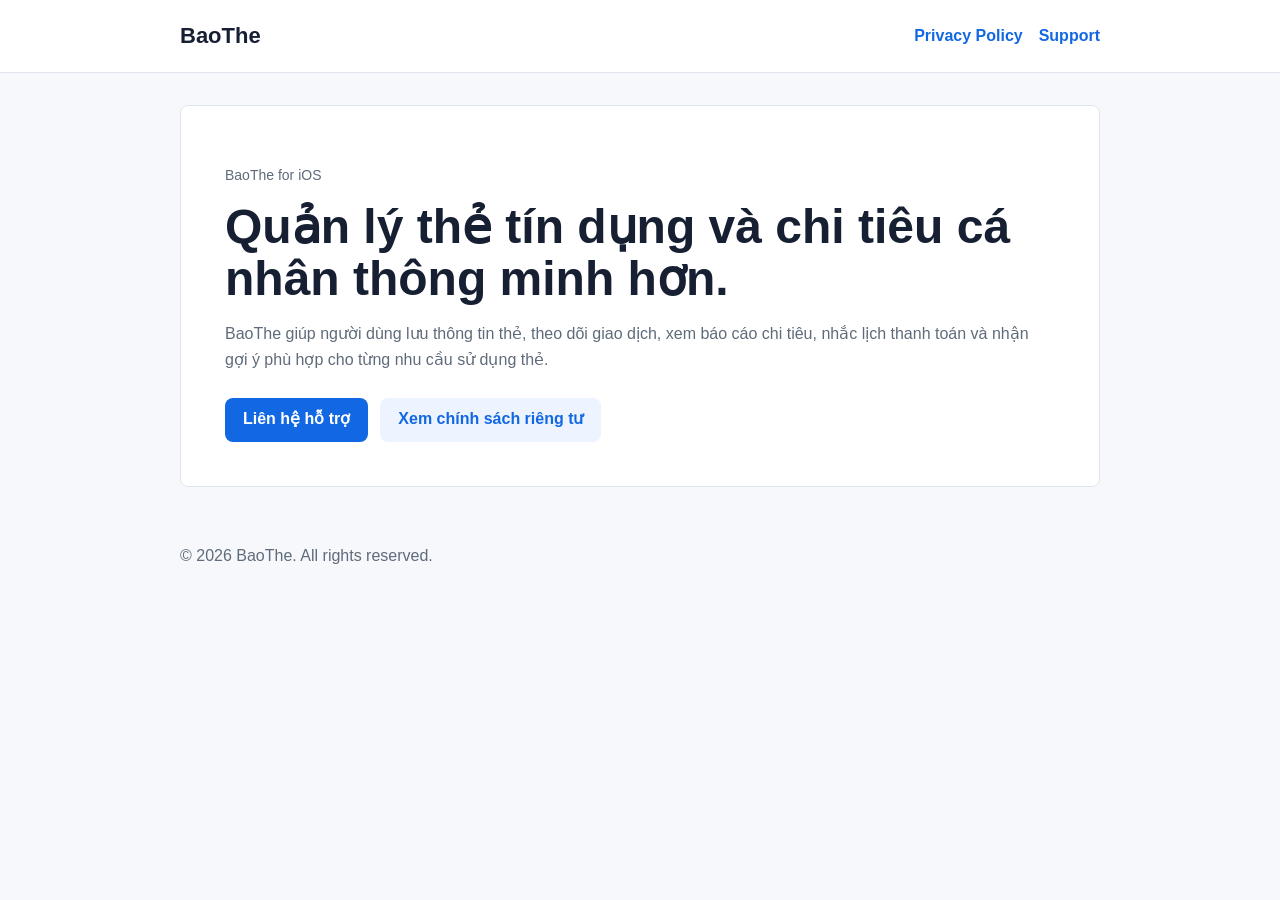
<file: index.html>
<!doctype html>
<html lang="vi">
<head>
  <meta charset="utf-8">
  <meta name="viewport" content="width=device-width, initial-scale=1">
  <title>BaoThe</title>
  <meta name="description" content="BaoThe - quản lý thẻ tín dụng và chi tiêu cá nhân.">
  <link rel="stylesheet" href="styles.css">
</head>
<body>
  <header class="site-header">
    <div class="wrap nav">
      <a class="brand" href="./">BaoThe</a>
      <nav class="links" aria-label="Chính">
        <a href="privacy.html">Privacy Policy</a>
        <a href="support.html">Support</a>
      </nav>
    </div>
  </header>

  <main class="wrap">
    <section class="hero">
      <p class="meta">BaoThe for iOS</p>
      <h1>Quản lý thẻ tín dụng và chi tiêu cá nhân thông minh hơn.</h1>
      <p>
        BaoThe giúp người dùng lưu thông tin thẻ, theo dõi giao dịch, xem báo cáo chi tiêu,
        nhắc lịch thanh toán và nhận gợi ý phù hợp cho từng nhu cầu sử dụng thẻ.
      </p>
      <div class="actions">
        <a class="button" href="support.html">Liên hệ hỗ trợ</a>
        <a class="button secondary" href="privacy.html">Xem chính sách riêng tư</a>
      </div>
    </section>
  </main>

  <footer class="site-footer">
    <div class="wrap">© 2026 BaoThe. All rights reserved.</div>
  </footer>
</body>
</html>
</file>
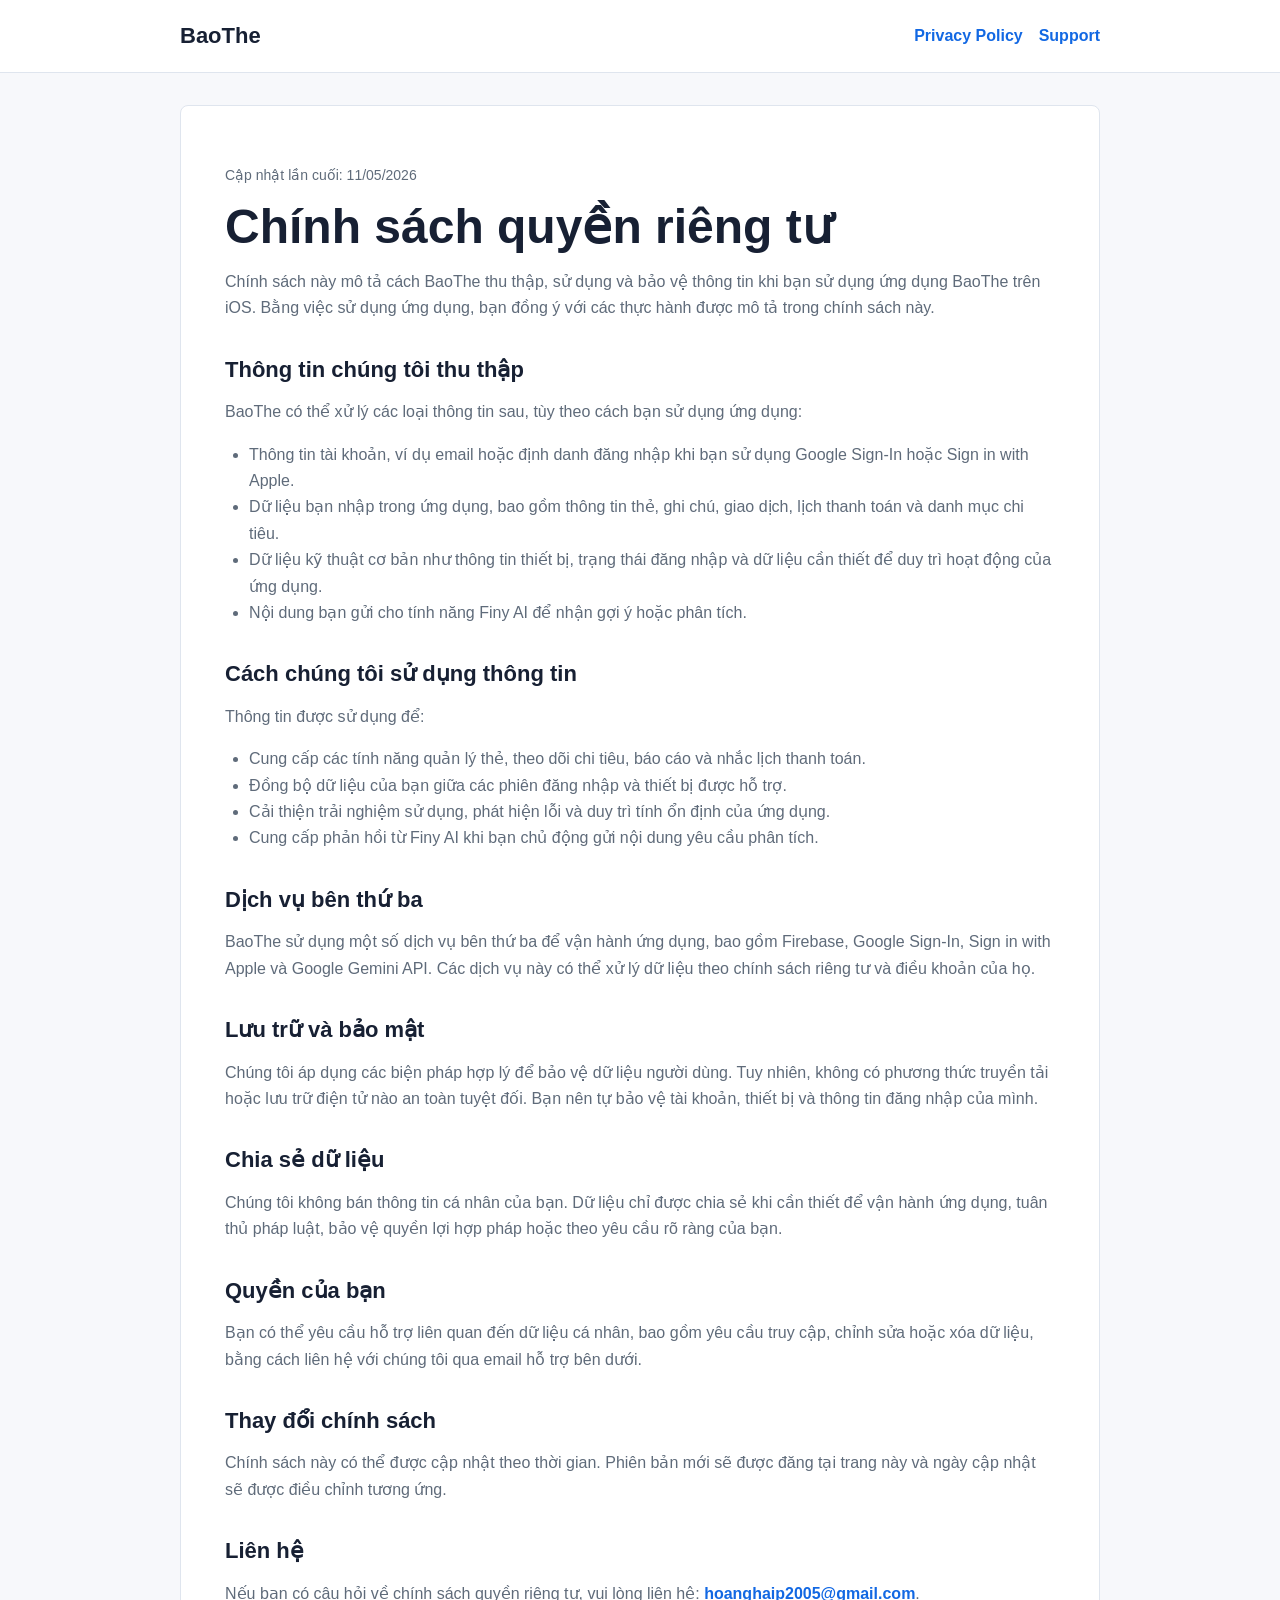
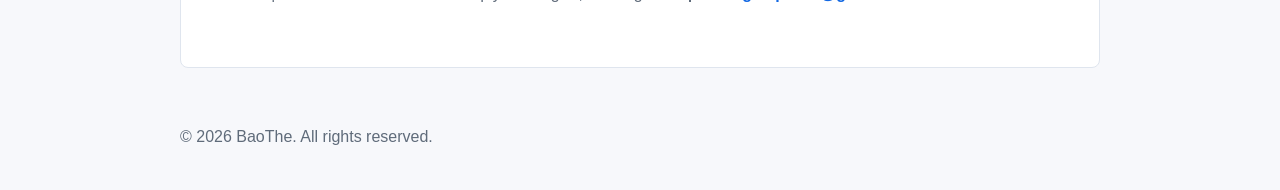
<file: privacy.html>
<!doctype html>
<html lang="vi">
<head>
  <meta charset="utf-8">
  <meta name="viewport" content="width=device-width, initial-scale=1">
  <title>Privacy Policy - BaoThe</title>
  <meta name="description" content="Chính sách quyền riêng tư của ứng dụng BaoThe.">
  <link rel="stylesheet" href="styles.css">
</head>
<body>
  <header class="site-header">
    <div class="wrap nav">
      <a class="brand" href="./">BaoThe</a>
      <nav class="links" aria-label="Chính">
        <a href="privacy.html">Privacy Policy</a>
        <a href="support.html">Support</a>
      </nav>
    </div>
  </header>

  <main class="wrap">
    <article class="content">
      <p class="meta">Cập nhật lần cuối: 11/05/2026</p>
      <h1>Chính sách quyền riêng tư</h1>
      <p>
        Chính sách này mô tả cách BaoThe thu thập, sử dụng và bảo vệ thông tin khi bạn sử dụng
        ứng dụng BaoThe trên iOS. Bằng việc sử dụng ứng dụng, bạn đồng ý với các thực hành được
        mô tả trong chính sách này.
      </p>

      <h2>Thông tin chúng tôi thu thập</h2>
      <p>BaoThe có thể xử lý các loại thông tin sau, tùy theo cách bạn sử dụng ứng dụng:</p>
      <ul>
        <li>Thông tin tài khoản, ví dụ email hoặc định danh đăng nhập khi bạn sử dụng Google Sign-In hoặc Sign in with Apple.</li>
        <li>Dữ liệu bạn nhập trong ứng dụng, bao gồm thông tin thẻ, ghi chú, giao dịch, lịch thanh toán và danh mục chi tiêu.</li>
        <li>Dữ liệu kỹ thuật cơ bản như thông tin thiết bị, trạng thái đăng nhập và dữ liệu cần thiết để duy trì hoạt động của ứng dụng.</li>
        <li>Nội dung bạn gửi cho tính năng Finy AI để nhận gợi ý hoặc phân tích.</li>
      </ul>

      <h2>Cách chúng tôi sử dụng thông tin</h2>
      <p>Thông tin được sử dụng để:</p>
      <ul>
        <li>Cung cấp các tính năng quản lý thẻ, theo dõi chi tiêu, báo cáo và nhắc lịch thanh toán.</li>
        <li>Đồng bộ dữ liệu của bạn giữa các phiên đăng nhập và thiết bị được hỗ trợ.</li>
        <li>Cải thiện trải nghiệm sử dụng, phát hiện lỗi và duy trì tính ổn định của ứng dụng.</li>
        <li>Cung cấp phản hồi từ Finy AI khi bạn chủ động gửi nội dung yêu cầu phân tích.</li>
      </ul>

      <h2>Dịch vụ bên thứ ba</h2>
      <p>
        BaoThe sử dụng một số dịch vụ bên thứ ba để vận hành ứng dụng, bao gồm Firebase,
        Google Sign-In, Sign in with Apple và Google Gemini API. Các dịch vụ này có thể xử lý
        dữ liệu theo chính sách riêng tư và điều khoản của họ.
      </p>

      <h2>Lưu trữ và bảo mật</h2>
      <p>
        Chúng tôi áp dụng các biện pháp hợp lý để bảo vệ dữ liệu người dùng. Tuy nhiên, không có
        phương thức truyền tải hoặc lưu trữ điện tử nào an toàn tuyệt đối. Bạn nên tự bảo vệ tài
        khoản, thiết bị và thông tin đăng nhập của mình.
      </p>

      <h2>Chia sẻ dữ liệu</h2>
      <p>
        Chúng tôi không bán thông tin cá nhân của bạn. Dữ liệu chỉ được chia sẻ khi cần thiết để
        vận hành ứng dụng, tuân thủ pháp luật, bảo vệ quyền lợi hợp pháp hoặc theo yêu cầu rõ ràng
        của bạn.
      </p>

      <h2>Quyền của bạn</h2>
      <p>
        Bạn có thể yêu cầu hỗ trợ liên quan đến dữ liệu cá nhân, bao gồm yêu cầu truy cập, chỉnh sửa
        hoặc xóa dữ liệu, bằng cách liên hệ với chúng tôi qua email hỗ trợ bên dưới.
      </p>

      <h2>Thay đổi chính sách</h2>
      <p>
        Chính sách này có thể được cập nhật theo thời gian. Phiên bản mới sẽ được đăng tại trang này
        và ngày cập nhật sẽ được điều chỉnh tương ứng.
      </p>

      <h2>Liên hệ</h2>
      <p>
        Nếu bạn có câu hỏi về chính sách quyền riêng tư, vui lòng liên hệ:
        <a class="link" href="mailto:hoanghaip2005@gmail.com">hoanghaip2005@gmail.com</a>.
      </p>
    </article>
  </main>

  <footer class="site-footer">
    <div class="wrap">© 2026 BaoThe. All rights reserved.</div>
  </footer>
</body>
</html>
</file>
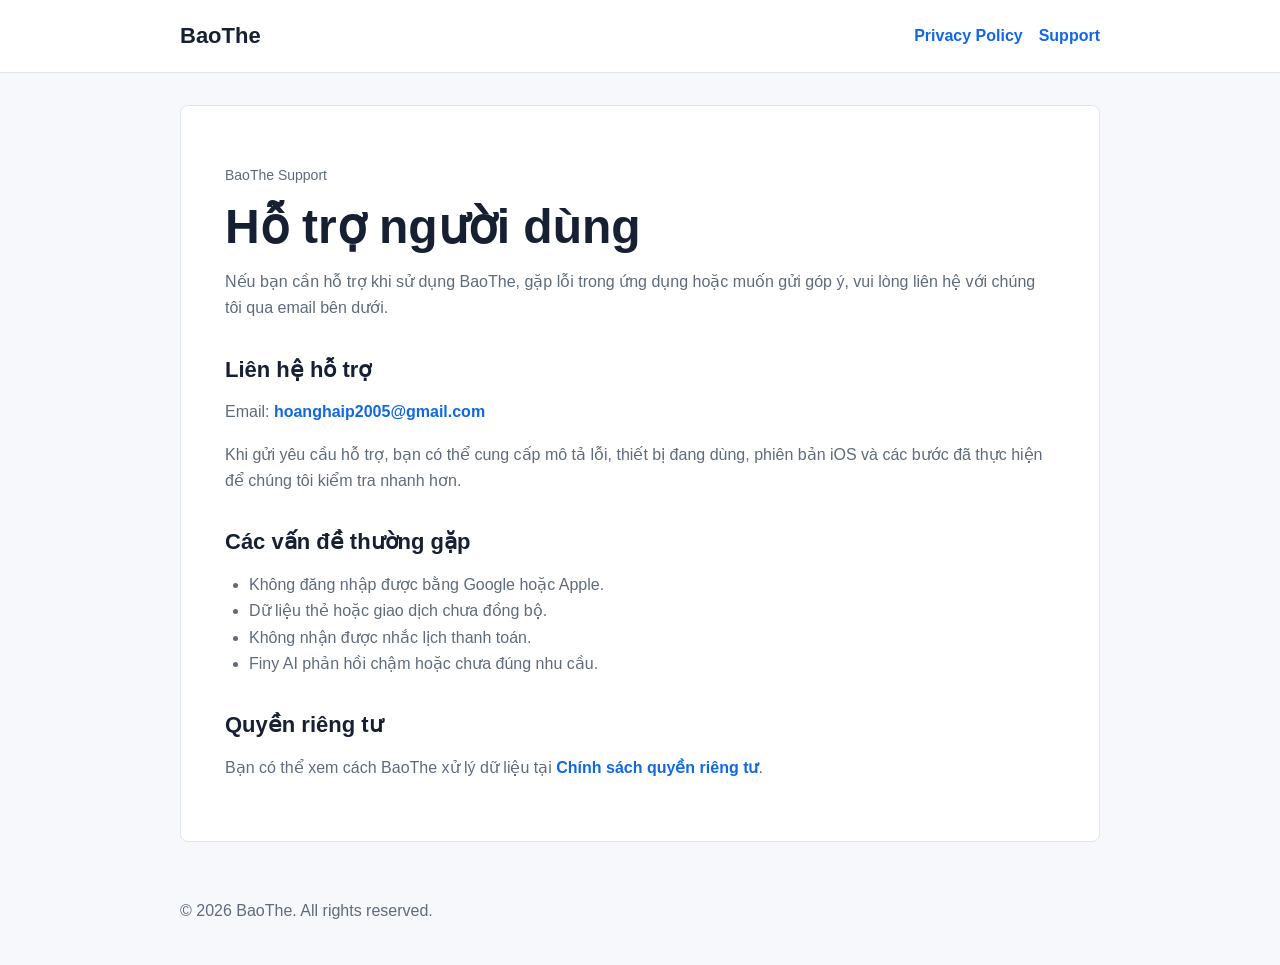
<file: support.html>
<!doctype html>
<html lang="vi">
<head>
  <meta charset="utf-8">
  <meta name="viewport" content="width=device-width, initial-scale=1">
  <title>Support - BaoThe</title>
  <meta name="description" content="Trang hỗ trợ ứng dụng BaoThe.">
  <link rel="stylesheet" href="styles.css">
</head>
<body>
  <header class="site-header">
    <div class="wrap nav">
      <a class="brand" href="./">BaoThe</a>
      <nav class="links" aria-label="Chính">
        <a href="privacy.html">Privacy Policy</a>
        <a href="support.html">Support</a>
      </nav>
    </div>
  </header>

  <main class="wrap">
    <article class="content">
      <p class="meta">BaoThe Support</p>
      <h1>Hỗ trợ người dùng</h1>
      <p>
        Nếu bạn cần hỗ trợ khi sử dụng BaoThe, gặp lỗi trong ứng dụng hoặc muốn gửi góp ý,
        vui lòng liên hệ với chúng tôi qua email bên dưới.
      </p>

      <h2>Liên hệ hỗ trợ</h2>
      <p>
        Email:
        <a class="link" href="mailto:hoanghaip2005@gmail.com">hoanghaip2005@gmail.com</a>
      </p>
      <p>
        Khi gửi yêu cầu hỗ trợ, bạn có thể cung cấp mô tả lỗi, thiết bị đang dùng, phiên bản iOS
        và các bước đã thực hiện để chúng tôi kiểm tra nhanh hơn.
      </p>

      <h2>Các vấn đề thường gặp</h2>
      <ul>
        <li>Không đăng nhập được bằng Google hoặc Apple.</li>
        <li>Dữ liệu thẻ hoặc giao dịch chưa đồng bộ.</li>
        <li>Không nhận được nhắc lịch thanh toán.</li>
        <li>Finy AI phản hồi chậm hoặc chưa đúng nhu cầu.</li>
      </ul>

      <h2>Quyền riêng tư</h2>
      <p>
        Bạn có thể xem cách BaoThe xử lý dữ liệu tại
        <a class="link" href="privacy.html">Chính sách quyền riêng tư</a>.
      </p>
    </article>
  </main>

  <footer class="site-footer">
    <div class="wrap">© 2026 BaoThe. All rights reserved.</div>
  </footer>
</body>
</html>
</file>
<file: styles.css>
:root {
  color-scheme: light;
  --bg: #f7f8fb;
  --card: #ffffff;
  --ink: #172033;
  --muted: #5f6b7a;
  --line: #dfe5ee;
  --brand: #1268e3;
}

* {
  box-sizing: border-box;
}

body {
  margin: 0;
  background: var(--bg);
  color: var(--ink);
  font-family: -apple-system, BlinkMacSystemFont, "Segoe UI", sans-serif;
  line-height: 1.65;
}

.site-header {
  background: var(--card);
  border-bottom: 1px solid var(--line);
}

.wrap {
  width: min(920px, calc(100% - 32px));
  margin: 0 auto;
}

.nav {
  display: flex;
  align-items: center;
  justify-content: space-between;
  gap: 20px;
  min-height: 72px;
}

.brand {
  font-size: 22px;
  font-weight: 750;
  color: var(--ink);
  text-decoration: none;
}

.links {
  display: flex;
  flex-wrap: wrap;
  gap: 16px;
}

.links a,
.link {
  color: var(--brand);
  text-decoration: none;
  font-weight: 600;
}

.hero,
.content {
  background: var(--card);
  border: 1px solid var(--line);
  border-radius: 8px;
  margin: 32px 0;
  padding: clamp(24px, 5vw, 44px);
}

h1 {
  margin: 0 0 12px;
  font-size: clamp(32px, 5vw, 48px);
  line-height: 1.08;
}

h2 {
  margin: 34px 0 10px;
  font-size: 22px;
  line-height: 1.25;
}

p,
li {
  color: var(--muted);
}

ul {
  padding-left: 24px;
}

.meta {
  color: var(--muted);
  font-size: 14px;
}

.actions {
  display: flex;
  flex-wrap: wrap;
  gap: 12px;
  margin-top: 24px;
}

.button {
  display: inline-flex;
  align-items: center;
  min-height: 44px;
  padding: 0 18px;
  border-radius: 8px;
  background: var(--brand);
  color: #fff;
  text-decoration: none;
  font-weight: 700;
}

.button.secondary {
  background: #eef4ff;
  color: var(--brand);
}

.site-footer {
  padding: 24px 0 40px;
  color: var(--muted);
}

@media (max-width: 640px) {
  .nav {
    align-items: flex-start;
    flex-direction: column;
    padding: 18px 0;
  }
}
</file>
